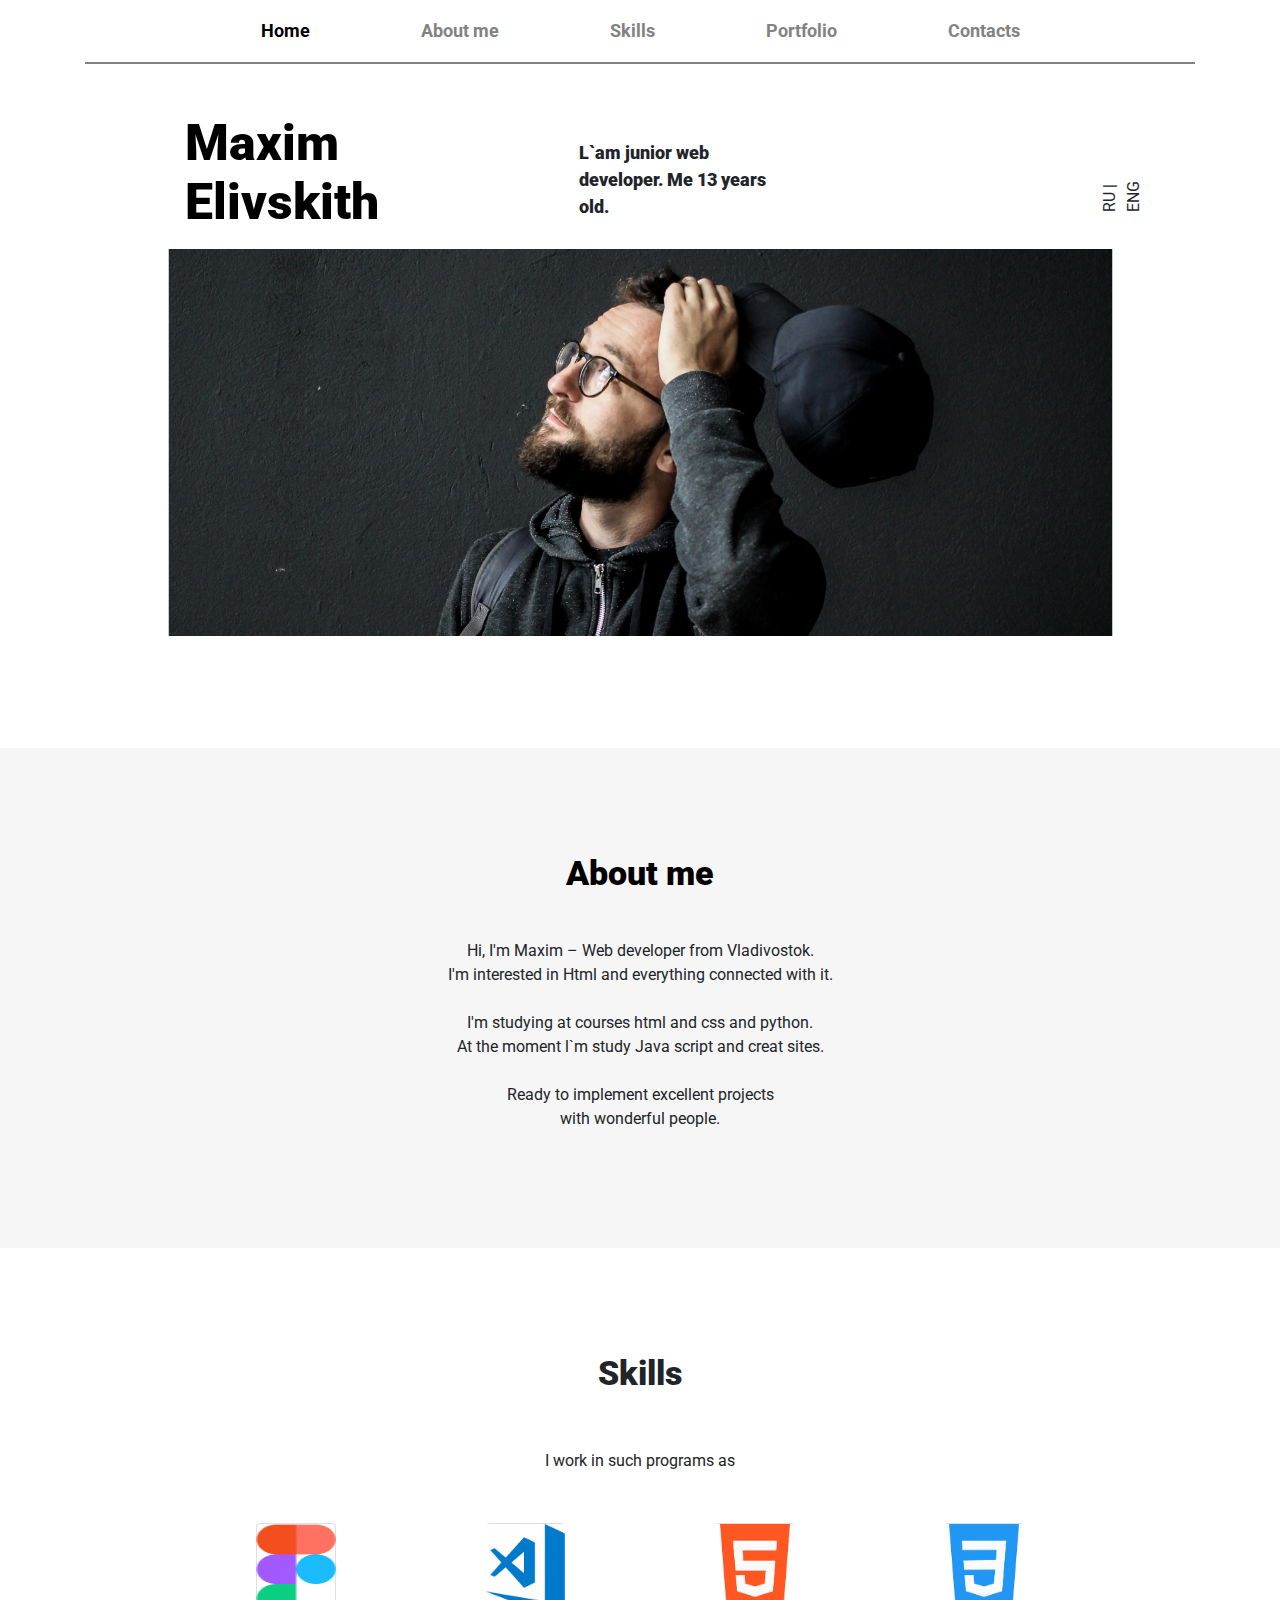
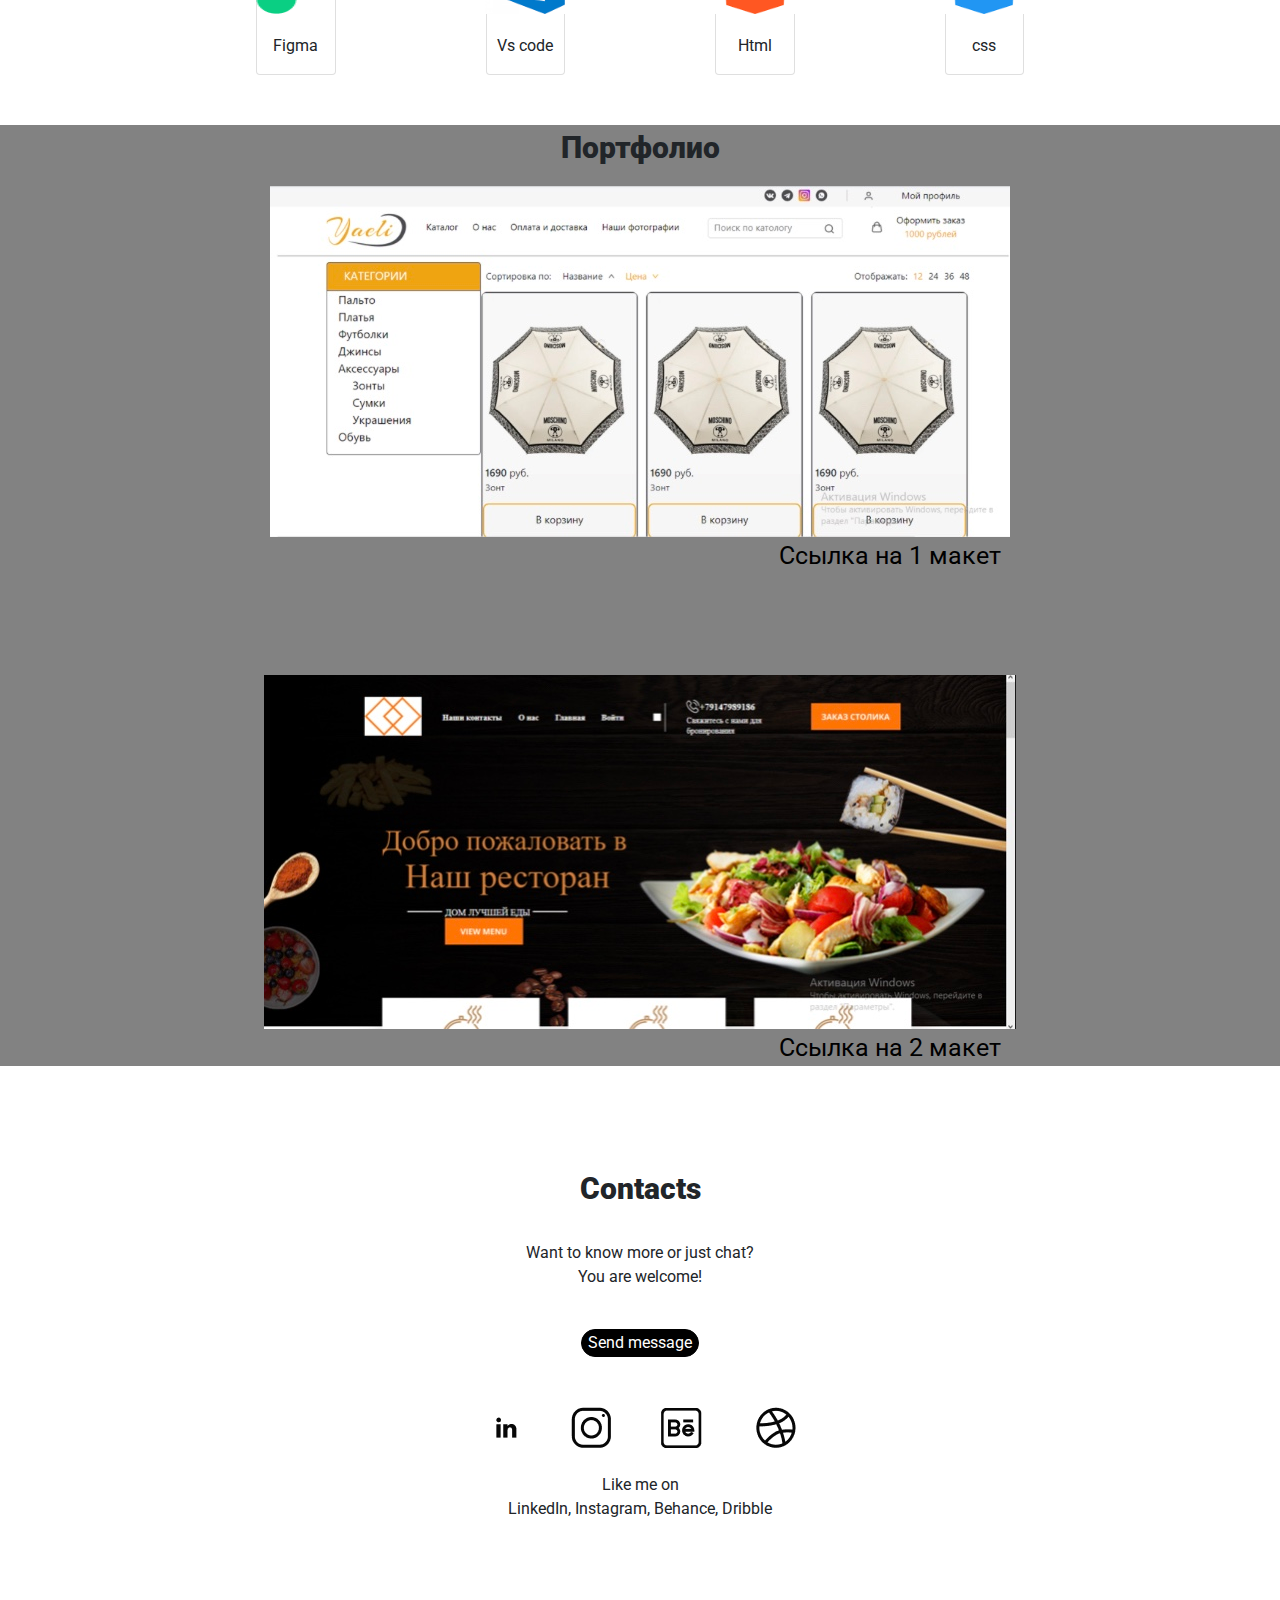
<file: index.html>
<!DOCTYPE html>
<html lang="en">
<head>
    <meta charset="UTF-8">
    <meta http-equiv="X-UA-Compatible" content="IE=edge">
    <meta name="viewport" content="width=device-width, initial-scale=1.0">
    <title>Portfolio</title>
    <link href="style.css" rel="stylesheet">
    <script src="https://cdn.jsdelivr.net/npm/bootstrap@5.2.0/dist/js/bootstrap.bundle.min.js"></script>
    <link href="bootstrap.css" rel="stylesheet">
    <Link href="responsive.css" rel="stylesheet">
</head>
<body>
<header>
    <div class="headerMenu">
      <div class="container">
        <div class=" d-flex headerMenu">
          <a href="/" style="color: black;">Home</a>
          <a href="/">About me</a>
          <a href="/">Skills</a>
          <a href="/">Portfolio</a>
          <a href="/">Contacts</a>
        </div>
       <div class="stickHeader"></div> 
      </div>
    </div>
</header>
<main>
  <!-- header -->
  <div class="contaier-fluid">
    <div class="container d-flex">
      <div class="mainHeader">
        <div class="nameMain">
          <p>Maxim<br>
          Elivskith</p>
        </div>
      </div>
      <div class="whoI">
        L`am junior web developer. Me 13 years old.
      </div>
      <div class="afterMainHeder">
        RU | ENG
      </div>
    </div>
    <div class="imgMainHeader contaier-fluid">
      <Img src="img/mainimghheader.png" alt="photo" class>
    </div>
  </div>
  <!-- main -->
    <div class="mainMain">
      <div class="textMainTitle">
              About me
      </div>
      <div class="textMainMain">
        Hi, I'm Maxim – Web developer from Vladivostok.<br>
        I'm interested in Html and everything connected with it.<br>
        <br>
        I'm studying at courses html and css and python.<br>
        At the moment l`m study Java script and creat sites.<br>
        <br>
        Ready to implement excellent projects<br>
        with wonderful people.
      </div>
    </div>
  <!-- footer  -->
  <div class="mainFooter">
      <div class="skills">Skills</div>
      <div class="workMainHeader">I work in such programs as</div>
      <div class="cardsMainHeader d-flex">
        <div class="card">
          <img src="img/Figma.png" alt="figma">
          <p>Figma</p>
        </div>
        <div class="card" style="margin-left: 150px;">
          <img src="img/vs code.png" alt="figma">
          <p>Vs code</p>
        </div>
        <div class="card" style="margin-left: 150px;">
          <img src="img/html.png" alt="figma">
          <p>Html</p>
        </div>
        <div class="card" style="margin-left: 150px;">
          <img src="img/css.png" alt="figma">
          <p>css</p>
        </div>
      </div>
  </div>
  <!-- portfolio -->
  <div class="container-fluid maket2">
    <div class="container maket">
      <p>Портфолио</p>
      <img src="img/maket.jpeg" alt="maket1" class="imgMaket">
    </div>
    <a href="second/site.html" target="_blank" class="maketHref">Ссылка на 1 макет</a>
    <div class="container maket">
      <img src="img/maket2.jpeg" alt="maket1" class="imgMaket" style="padding-top: 50px;">
    </div>
    <a href="first/base.html" target="_blank" class="maketHref"> Ссылка на 2 макет</a>
  </div>
</main>
<footer >
  <div class="footerTitle">
    Contacts
  </div>
  <div class="footerText">
    Want to know more or just chat? <br>
    You are welcome!
  </div>
  <button class="bttonFooter">
    Send message
  </button>
  <div class="cardSots flex-wrap-wrap">
    <div class="block">
      <img src="img/in.png" alt="in" class="block">
      <img src="img/insta.png" alt="insta" class="block">
    </div>
    <div class="block">
      <img src="img/be.png" alt="insta">
      <img src="img/ball.png" alt="insta">
    </div>
  </div>
  <div class="textFooter">
    Like me on<br>
    LinkedIn, Instagram, Behance, Dribble
  </div>
</footer>
</body>
</html>
</file>
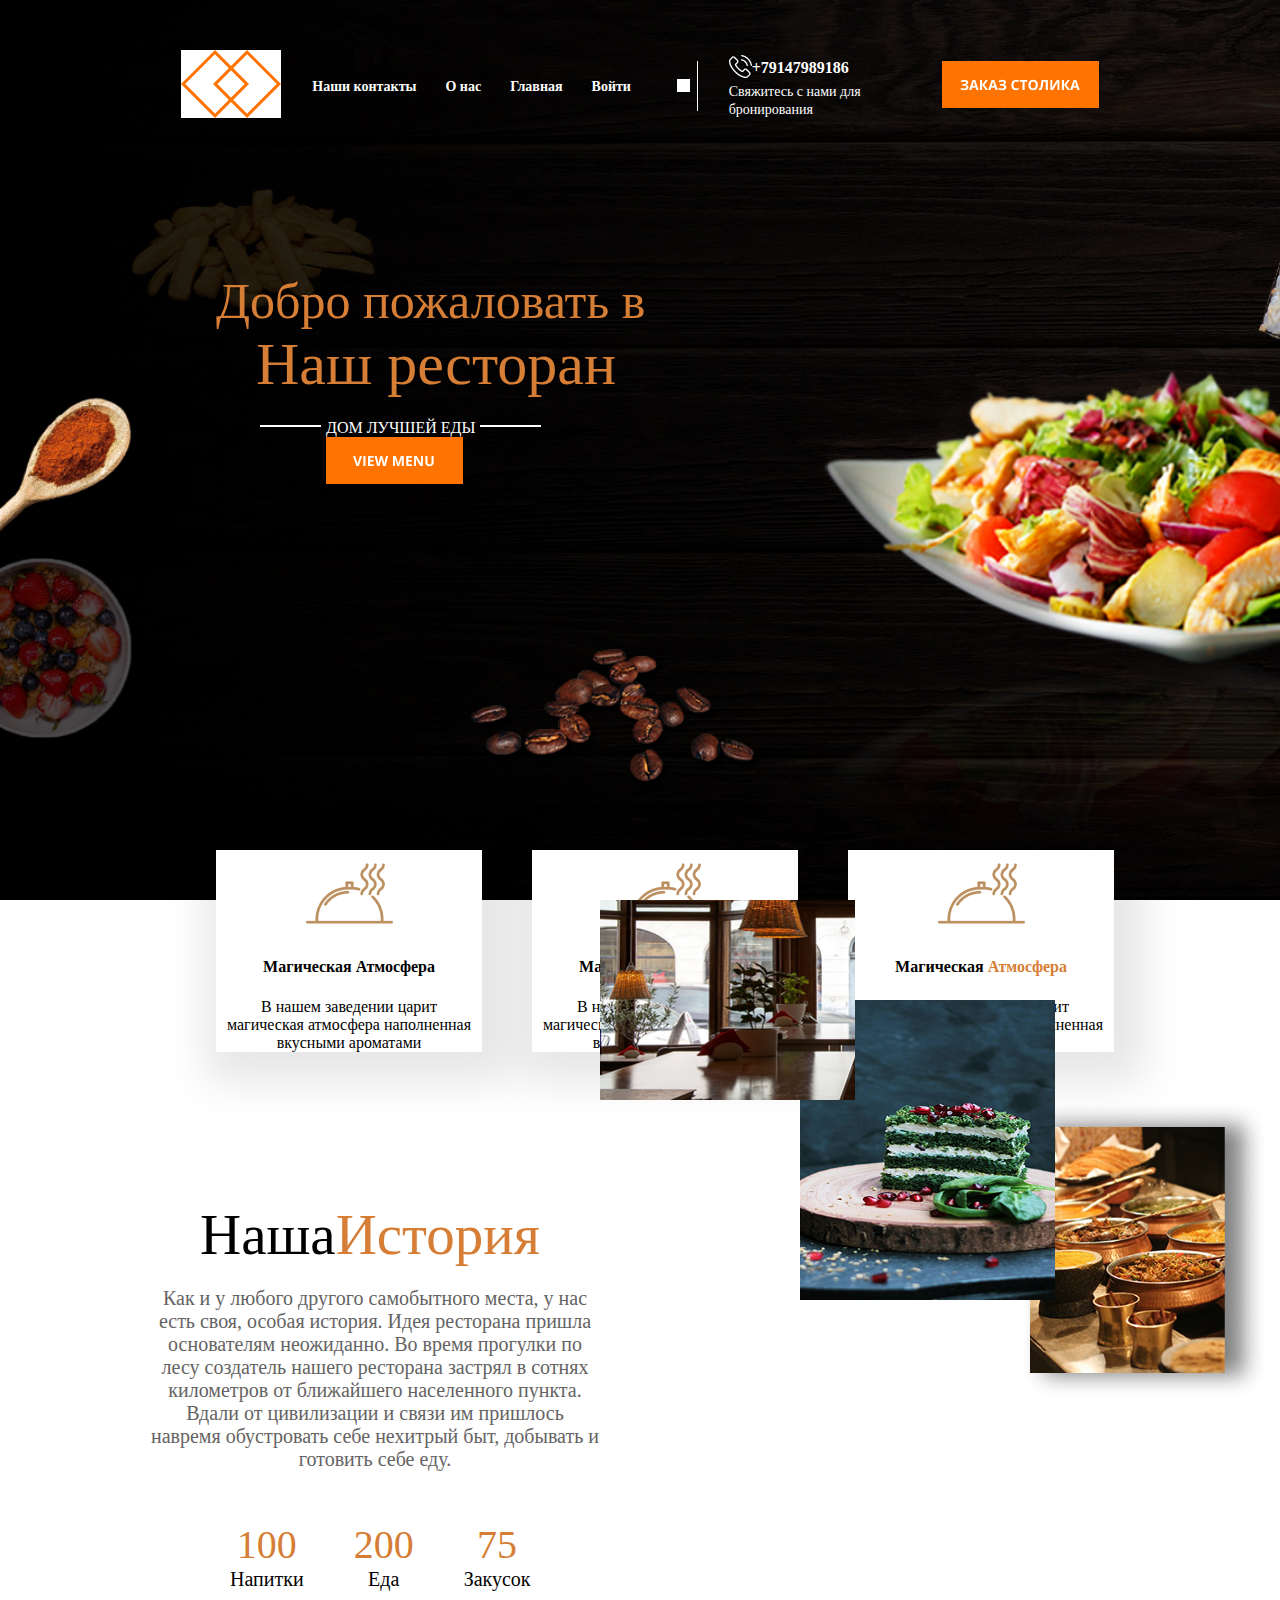
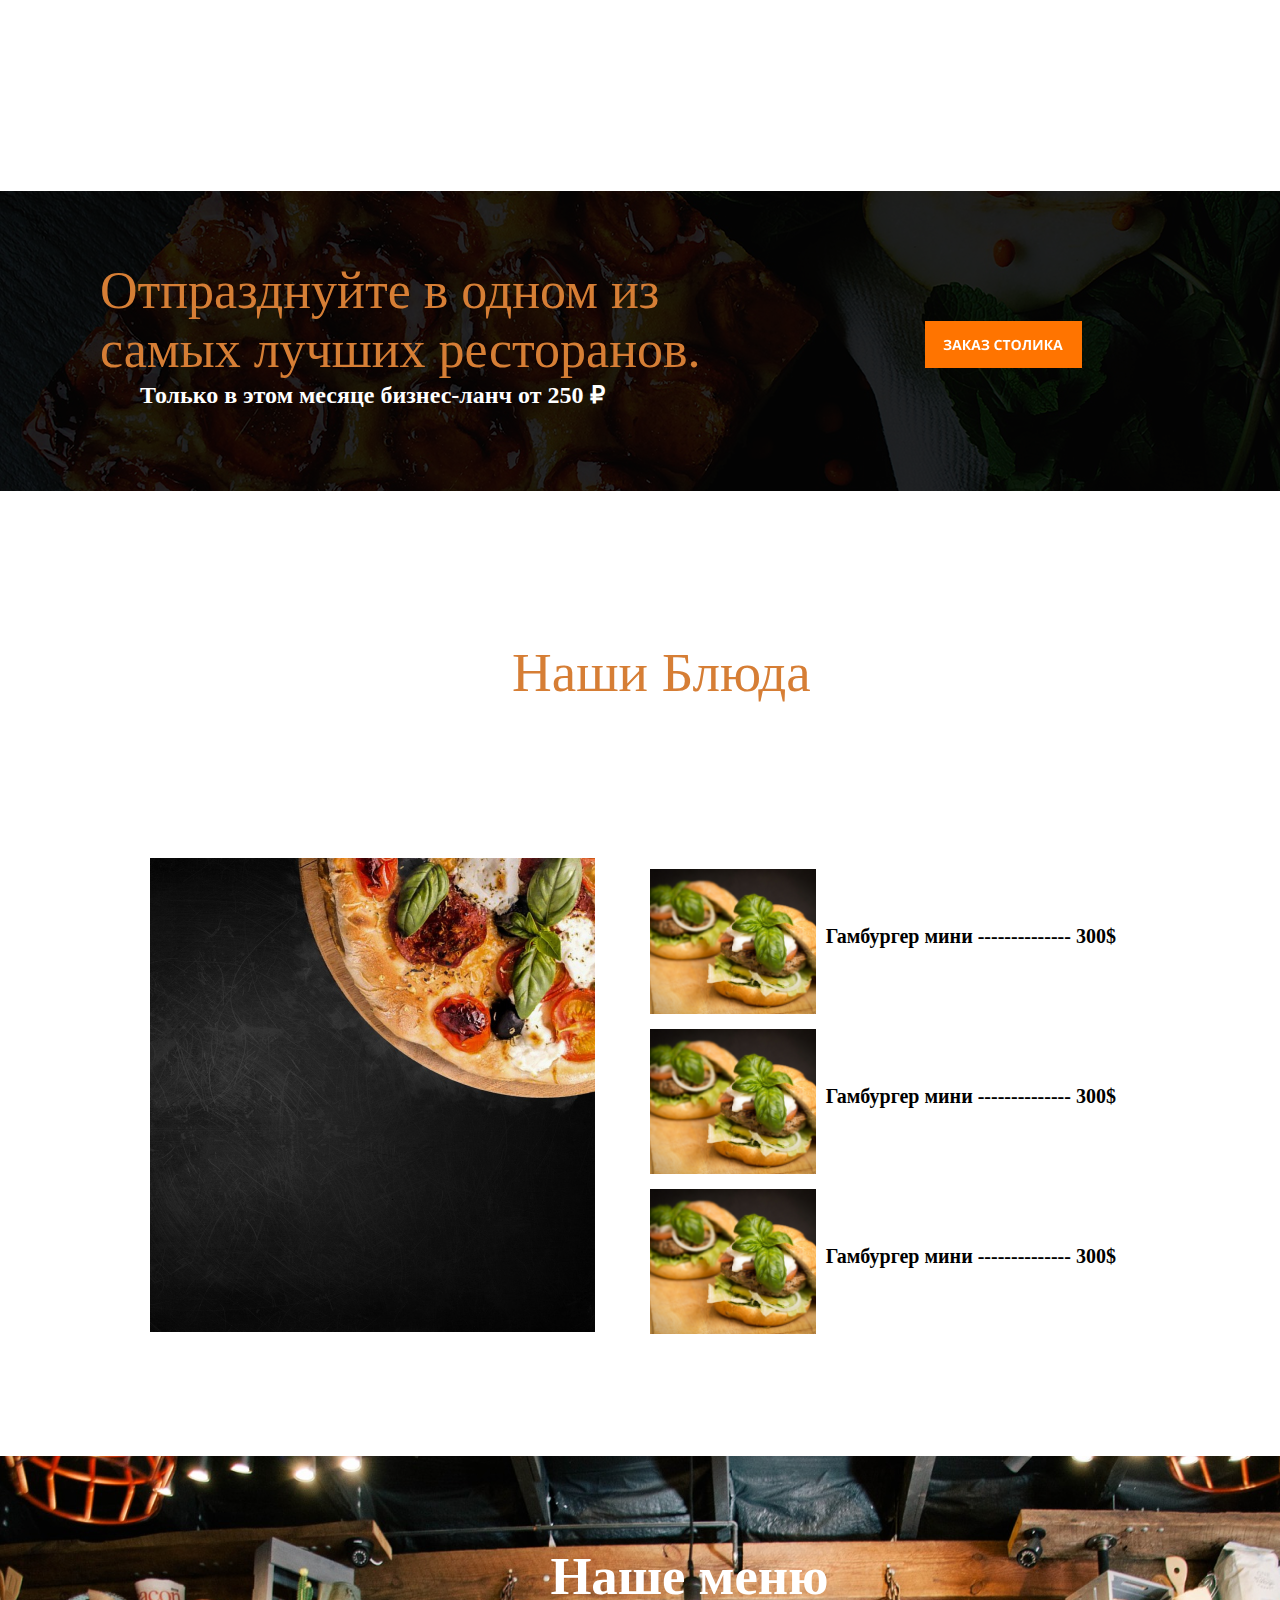
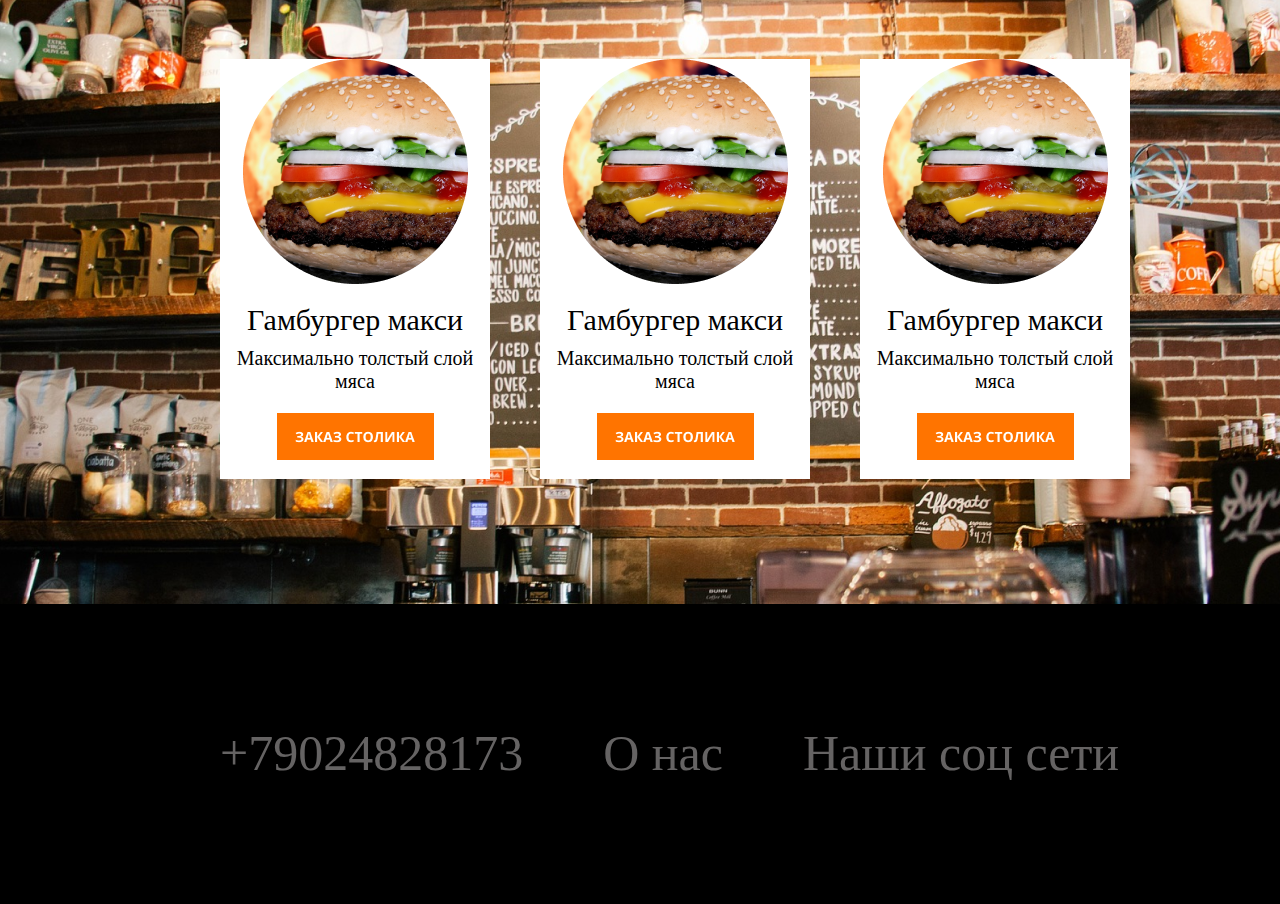
<file: first/base.html>
<!DOCTYPE html>
<html lang="en">
<head>
	<meta charset="UTF-8">
	<title>Ресторан</title>
    <link rel="stylesheet" href="style.css">
</head>
<body>
	<div class="header">
        <div class="conteiner">
            <div class="header-menu">
                <div class="conteiner-logo">
                    <img src='img/LOGO.png' alt="Логотип">
                </div>
                <div class="link">
                    <a class="link1" href="#">Наши контакты</a>
                    <a class="link1" href="/about">О нас</a>
                    <a class="link1" href="#">Главная</a>
                    <a class="link1" href="#">Войти</a>
                </div>
                <div class="cart">
                    <a href="@">
                        <img class='cart-img' src="img/cart.png" alt="cart">
                    </a>
                </div>
                    <div class="phone">
                        <div class="phone-holder">
                            <div class="phone-img">
                                <img src="img/phone.png">
                            </div>
                            <div class="phone-number">
                            <a href="#" class="phone-num">
                                +79147989186
                            </a></div>
                        </div>    
                    <div class="phone-text"><a href="#" class="phone-text2">Свяжитесь с нами для <br>бронирования</a></div>
                    </div>
                    <div class="order">
                    <div class="button">
                        <a href="@" class="btt"><img src="img/order.png" alt="кнопка для заказа столика"></a>
                    
                </div>
                </div>
            </div>
            <div class="header-down">
                <div class="header-title">
                Добро пожаловать в
                    <div class="our-restoran">
                        Наш ресторан
                    </div>
                </div>
                <div class="header-title2">
                    ДОМ ЛУЧШЕЙ ЕДЫ
                </div>
                <a class="open-menu">
                    <a href="@" class="open-menu2"><img  src="img/menu-open.png" alt="menu"></a>
                </div>
            </div>
        </div>
        <div class="conteiner">
            <div class="card-holder">
                <div class="card">
                    <div class="card1-img"><img src="img/cart1-img.png" alt="Карта"></div>
                    <div class="card1-title"><h4>Магическая Атмосфера</h4></div>
                    <div class="card1-text">В нашем заведении царит магическая атмосфера
                        наполненная вкусными ароматами</div>
                </div>
                <div class="card">
                    <div class="card1-img"><img src="img/cart1-img.png" alt="Карта"></div>
                    <div class="card1-title"><h4>Магическая Атмосфера</h4></div>
                    <div class="card1-text">В нашем заведении царит магическая атмосфера
                        наполненная вкусными ароматами</div>
                </div>
                <div class="card">
                    <div class="card1-img"><img src="img/cart1-img.png" alt="Карта"></div>
                    <div class="card1-title"><h4>Магическая <span>Атмосфера</span></h4></div>
                    <div class="card1-text">В нашем заведении царит магическая атмосфера
                        наполненная вкусными ароматами</div>
                </div>
            </div>
        </div>
    </div>
</div>
<div class="history">
    <div class="container">
        <div class="history-holder">
            <div class="history-span">
                <span><div class="history-title">
                    Наша  <span>История</span>
                </div>
                <div class="history-description">
                    Как и у любого другого самобытного места, у нас есть своя, особая история. Идея ресторана пришла основателям неожиданно. Во время прогулки по лесу создатель нашего ресторана застрял в сотнях километров от ближайшего населенного пункта. Вдали от цивилизации и связи им пришлось навремя обустровать себе нехитрый быт, добывать и готовить себе еду.
                </div>
                <div class="cart-history">
                    <div class="history-cart">
                        100 <span>Напитки</span>
                    </div>
                    <div class="history-cart">
                        200 <span>Еда</span>
                    </div>
                    <div class="history-cart">
                        75 <span>Закусок</span>
                    </div>
                </div></span>
            </div>
                <div class="history-img">
                    <img src="img/picture-left.png" alt="pictur1" class="history-img1">
                    <img src="img/picture-middle.png" alt="pictur2" class="history-img2">
                    <img src="img/picture-last.png" alt="pictur3" class="history-img3">
                </div>
        </div>
    </div>
</div>
<div class="block-main-black">
    <div class="container">
        <div class="block-main">
            <div class="block-left">
                <div class="left-title">
                    Отпразднуйте в одном из 
                    самых лучших ресторанов.
                </div>
                <div class="left-text">
                    Только в этом месяце бизнес-ланч от 250 ₽
                </div>
            </div>
            <div class="block-right">
                <a href="@" class="btt"><img src="img/order.png" alt="кнопка для заказа столика"></a>
            </div>
        </div>
    </div>
</div>
<div class="container">
    <div class="title-meal"><span>Наши Блюда</span></div>
</div>
<div class="meal-block">
    <div class="container-fluid">
        <div class="meal-flex">
            <div class="img-pizza"><img src="img/pizza.png" alt="pizza"></div>
        
            <div class="burgers-block">
                <div class="burger-item">
                    <img src="img/burger.png" alt="burger">
                    <div class="burger-text"><h4>Гамбургер мини -------------- 300$</h4></div>
                </div>
                <div  class="burger-item">
                    <img src="img/burger.png" alt="burger">
                    <div class="burger-text"><h4>Гамбургер мини -------------- 300$</h4></div>
                </div>
                <div  class="burger-item"> 
                    <img src="img/burger.png" alt="burger">
                    <div class="burger-text"><h4>Гамбургер мини -------------- 300$</h4></div>
                </div>
            </div>
        </div>
    </div>
</div>
<div class="our-meal">
    <div class="container-fluid">
        <div class="card-burger">
            <div class="title-meal2"><h3>Наше меню</h3></div>

                <div class="card1-burger">
                    <div class="cards-iatams2">
                        <img src="img/burger2.png" alt="burger">
                        <div class="card-burger-tite" style="font-size: 30px; padding-top: 15px;">
                            Гамбургер макси
                        </div>
                        <div class="card-burger-text" style="font-size:20px; padding-top: 10px;">
                            Максимально толстый слой мяса
                        </div>
                        <div class="buton-burger" style="padding-top: 20px;">
                            <img src="img/order.png" alt="button">
                        </div>
                    </div>
                    <div class="cards-iatams2">
                
                        <img src="img/burger2.png" alt="burger">
                        <div class="card-burger-tite" style="font-size: 30px; padding-top: 15px;">
                            Гамбургер макси
                        </div>
                        <div class="card-burger-text" style="font-size:20px; padding-top: 10px;">
                            Максимально толстый слой мяса
                        </div>
                        <div class="buton-burger" style="padding-top: 20px;">
                            <img src="img/order.png" alt="button">
                        </div>
                    </div>
                    <div class="cards-iatams2">
                        <img src="img/burger2.png" alt="burger">
                        <div class="card-burger-tite" style="font-size: 30px; padding-top: 15px;">
                            Гамбургер макси
                        </div>
                        <div class="card-burger-text" style="font-size:20px; padding-top: 10px;">
                            Максимально толстый слой мяса
                        </div>
                        <div class="buton-burger" style="padding-top: 20px;">
                            <img src="img/order.png" alt="button">
                       </div>
                    </div> 
                </div>
       </div>

    </div>
</div>
<div class="header-text-let">
    <div class="text-header">
        <div class="phone-number-header">+79024828173</div>
        <div class="about-header" style="margin-left: 80px;">О нас</div>
        <div class="network" style="margin-left: 80px;">Наши соц сети</div>
    </div>
</div>
</body>
</html>
</file>
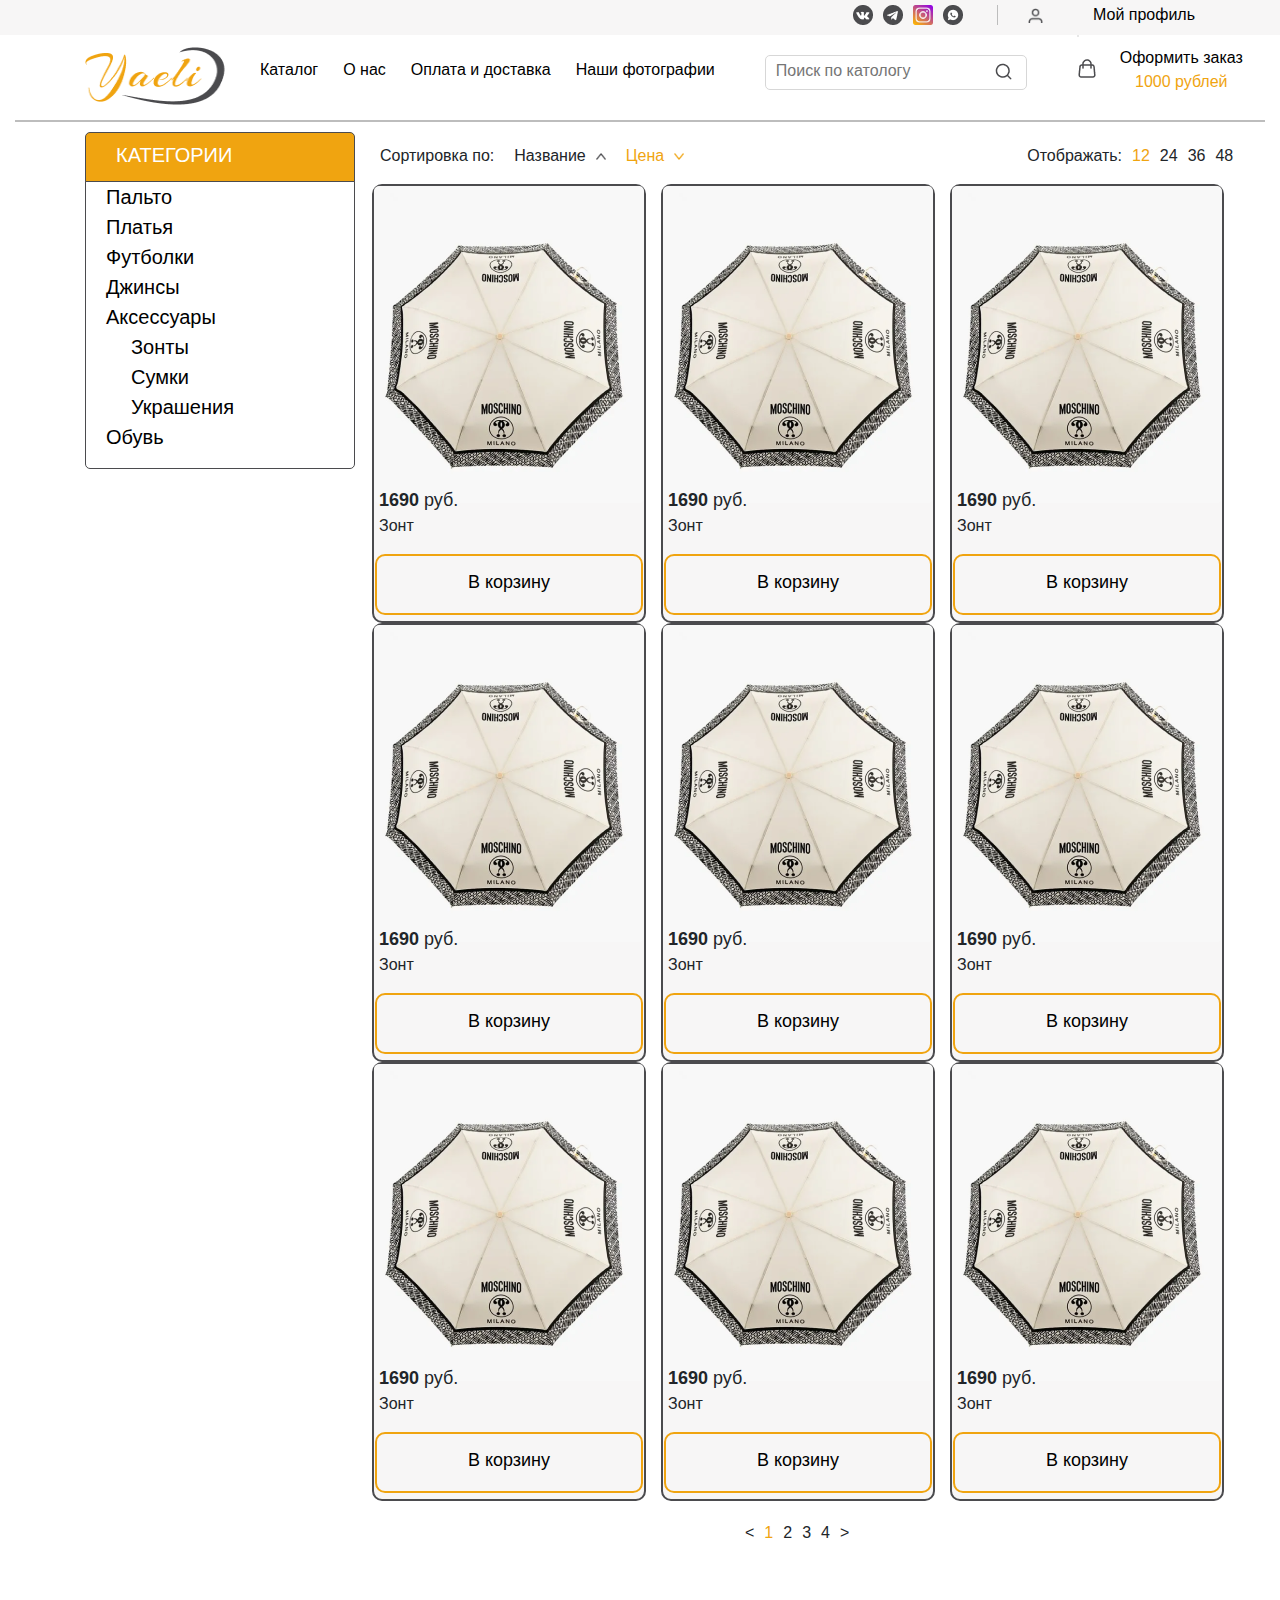
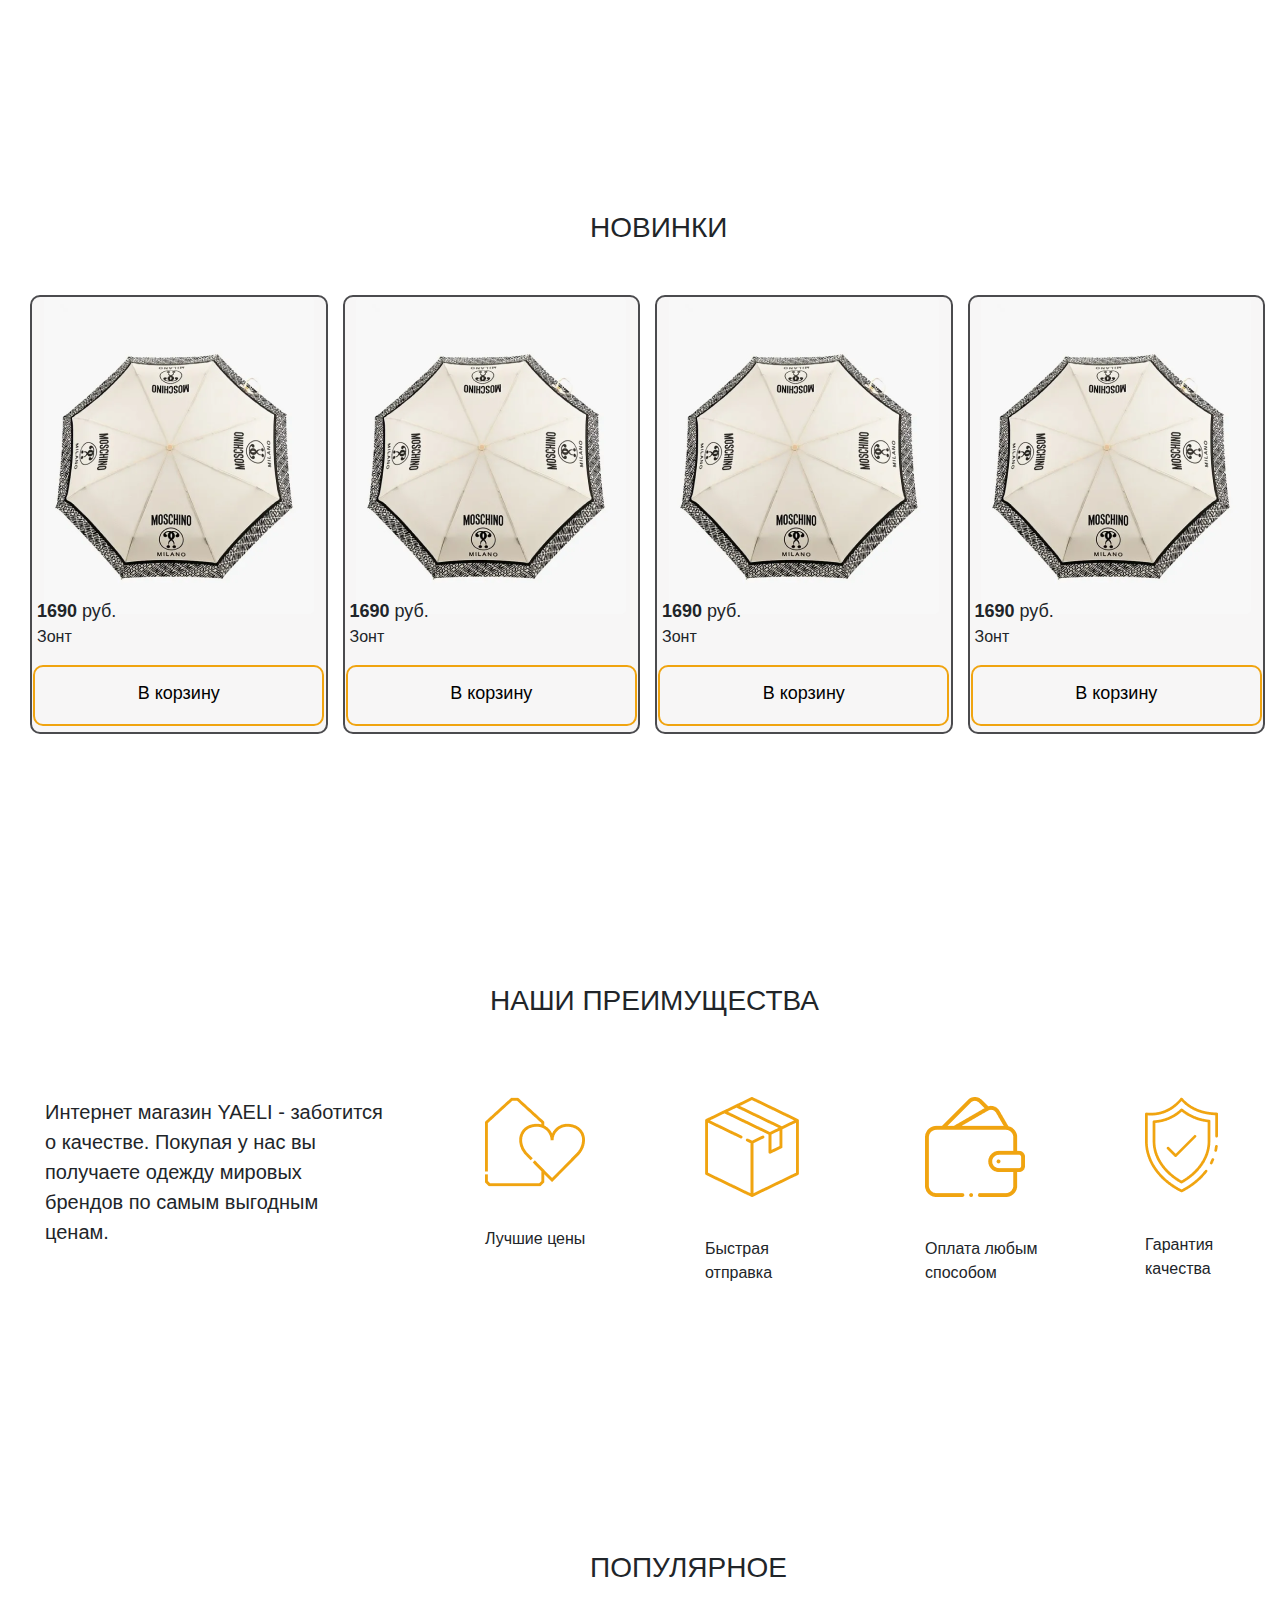
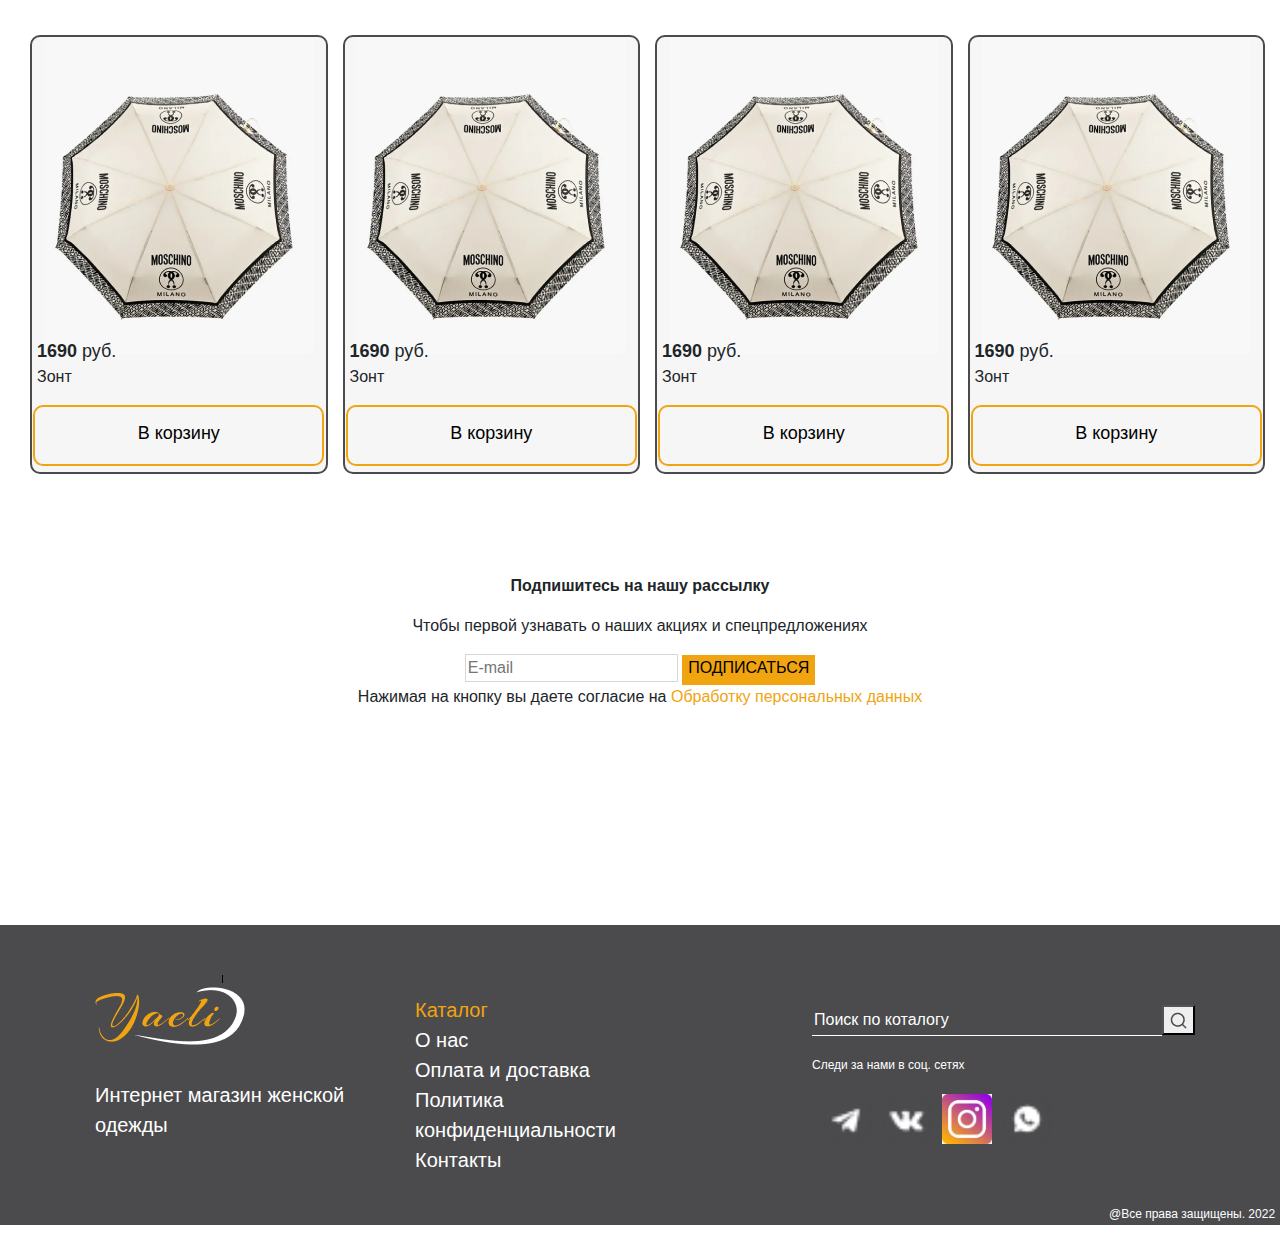
<file: second/site.html>
<!DOCTYPE html>
<html lang="en">
<head>
    <meta charset="UTF-8">
    <meta http-equiv="X-UA-Compatible" content="IE=edge">
    <meta name="viewport" content="width=device-width, initial-scale=1.0">
    <title>Магазин</title>
    <link href="bootstrap.css" rel="stylesheet">
    <link href="style.css" rel="stylesheet">
    <link href="responsive/layout.css" rel="stylesheet">
</head>
<body>
    <header>
        <div class="head-header container-fluid">
            <div class="container d-flex justify-content-end">
                <div class="icons-so d-flex" style="padding-top: 5px;">
                    <div class="vk" style="margin-right: 10px;"></div>
                    <div class="telegram" style="margin-right: 10px;"></div>
                    <div class="instagram" style="margin-right: 10px;"></div>
                    <div class="whatsapp" style="margin-right: 10px;"></div>
                    <div class="stick">
                        
                        <div class="stick1"></div>
                    </div>
                </div>
                <div class="profil d-flex">
                    <a href="@" class="d-flex">
                        <div class="profil-img"></div>
                        <nav class="profile-text-header "><a href="index.html" class="profile-text-header">Мой профиль</a> </nav>
                    </a>
                </div>
            </div>
        </div>
        <div class="container-fluid">
            <div class="container ">
                <div class="logo d-flex flex-wrap">
                    <a href="/">
                        <img src="img/logo2.png" style="width:150px; height: 75px;" alt="logo">
                    </a> 
                    <nav class="menu-header d-flex">
                        <a href="@" class="menu-href">Каталог</a>
                        <a href="@" class="menu-href">О нас</a>
                        <a href="@" class="menu-href">Оплата и доставка</a>
                        <a href="@" class="menu-href">Наши фотографии</a>
                    </nav>
                    <div class="d-flex align-itams-center mil">
                        <form method="get" name="search" action="@" class="button-header center2">
                            <input type="text" name="search" placeholder="Поиск по катологу" class="input11 center2">
                            <button class="center2">
                                <img src="img/button-header.png" alt="button">
                            </button>
                        </form>
                            <div class="ca center2">
                                <div class="card">
                                    <div class="bag-menu d-flex">
                                            <div class="img-bag">
                                                <img src="img/bag.png" alt="bag">
                                            </div>
                                            <div class="text-profile">
                                                <div class="text-price">
                                                    <a href="@" class=" text-price"> Оформить заказ</a>
                                                    <a href="@" class="color-orange text-price"> 1000 рублей</a>
                                                </div>
                                            </div>
                                    </div>
                                </div>
                            </div>
                    </div>
                </div>
            </div>
        </div>
    </header>
    <main class="container-fluid ">
        <div class="linia"></div>
        <section class="container">
            <nav class="cotigoris">
                <p class="CAT">КАТЕГОРИИ</p>
                <div class="href-main">
                    <ul>
                        <a href='@' target="_blank" class="href-main1 shape">Пальто</a><br>
                        <a href='@' target="_blank" class="href-main1 shape">Платья</a><br>
                        <a href='@' target="_blank" class="href-main1">Футболки</a><br>
                        <a href='@' target="_blank" class="href-main1">Джинсы</a><br>
                        <a href='@' target="_blank" class="href-main1">Аксессуары</a><br>
                        <a href="#" target="_blank" class="href-main1 action">Зонты</a><br>
                        <a href="#" target="_blank" class="href-main1 action">Сумки</a><br>
                        <a href="#" target="_blank" class="href-main1 action">Украшения</a> <br>                     
                        <a href="@" target="_blank" class="href-main1">Обувь</a><br>
                    </ul>
                </div>
            </nav>
        </section>
        <div class="main-header d-flex container">
            <div class="left-main-header d-flex ">
                    <p>Сортировка по:</p>
                    <p style="margin-left: 20px;">Название</p>
                    <img src="img/shape2.png" alt="name" style="width: 10px; height:7px ; margin-left: 10px;">
                    <p class="color-orange" style="margin-left: 20px;">Цена</p>
                    <img src="img/shape3.png" alt="name" style="width: 10px; height:7px; margin-left: 10px;">
            </div>
            <div class="right-main-header d-flex">
                <p>Отображать:</p>
                <P class="color-orange">12</P>
                <p>24</p>
                <p>36</p>
                <p>48</p>
                </p>
            </div>
        </div>
        <div class="boxes-container row">
            <div class="d-flex wrap">
                <div class="boxes ">
                    <img src="img/umbrella.png" alt="umbrella">
                    <p class="text" style="font-size:18px;"><span>1690</span> руб.</p>
                    <p class="text">Зонт</p>
                    <button>
                        <a href="@" target="_blank"><p>В корзину</p></a>
                    </button>
                </div>
                <div class="boxes box2">
                    <img src="img/umbrella.png" alt="umbrella">
                    <p class="text" style="font-size:18px;"><span>1690</span> руб.</p>
                    <p class="text">Зонт</p>
                    <button>
                        <a href="@" target="_blank"><p>В корзину</p></a>
                    </button>
                </div>
                <div class="boxes box3">
                    <img src="img/umbrella.png" alt="umbrella">
                    <p class="text" style="font-size:18px;"><span>1690</span> руб.</p>
                    <p class="text">Зонт</p>
                    <button>
                        <a href="@" target="_blank"><p>В корзину</p></a>
                    </button>
                </div>
            </div>
            <div class="d-flex wrap">
                <div class="boxes">
                    <img src="img/umbrella.png" alt="umbrella">
                    <p class="text" style="font-size:18px;"><span>1690</span> руб.</p>
                    <p class="text">Зонт</p>
                    <button>
                        <a href="@" target="_blank"><p>В корзину</p></a>
                    </button>
                </div>
                <div class="boxes box2">
                    <img src="img/umbrella.png" alt="umbrella">
                    <p class="text" style="font-size:18px;"><span>1690</span> руб.</p>
                    <p class="text">Зонт</p>
                    <button>
                        <a href="@" target="_blank"><p>В корзину</p></a>
                    </button>
                </div>
                <div class="boxes box3">
                    <img src="img/umbrella.png" alt="umbrella">
                    <p class="text" style="font-size:18px;"><span>1690</span> руб.</p>
                    <p class="text">Зонт</p>
                    <button>
                        <a href="@" target="_blank"><p>В корзину</p></a>
                    </button>
                </div>
            </div>
            <div class="d-flex wrap">
                <div class="boxes">
                    <img src="img/umbrella.png" alt="umbrella">
                    <p class="text" style="font-size:18px;"><span>1690</span> руб.</p>
                    <p class="text">Зонт</p>
                    <button>
                        <a href="@" target="_blank"><p>В корзину</p></a>
                    </button>
                </div>
                <div class="boxes box2">
                    <img src="img/umbrella.png" alt="umbrella">
                    <p class="text" style="font-size:18px;"><span>1690</span> руб.</p>
                    <p class="text">Зонт</p>
                    <button>
                        <a href="@" target="_blank"><p>В корзину</p></a>
                    </button>
                </div>
                <div class="boxes box3">
                    <img src="img/umbrella.png" alt="umbrella">
                    <p class="text" style="font-size:18px;"><span>1690</span> руб.</p>
                    <p class="text">Зонт</p>
                    <button>
                        <a href="@" target="_blank"><p>В корзину</p></a>
                    </button>
                </div>
            </div>
        </div>
        <div class="numbers-footer-main d-flex">
            <p><</p>
            <p class="color-orange">1</p>
            <P>2</P>
            <p>3</p>
            <p>4</p>
            <p>></p>
        </div>
        <div class="news-main">
            <h3>НОВИНКИ</h3>
            <div class="card-main d-flex">
                <div class="boxes box3">
                    <img src="img/umbrella.png" alt="umbrella">
                    <p class="text" style="font-size:18px;"><span>1690</span> руб.</p>
                    <p class="text">Зонт</p>
                    <button>
                        <a href="@" target="_blank"><p>В корзину</p></a>
                    </button>
                </div>
                <div class="boxes box3">
                    <img src="img/umbrella.png" alt="umbrella">
                    <p class="text" style="font-size:18px;"><span>1690</span> руб.</p>
                    <p class="text">Зонт</p>
                    <button>
                        <a href="@" target="_blank"><p>В корзину</p></a>
                    </button>
                </div>
                <div class="boxes box3">
                    <img src="img/umbrella.png" alt="umbrella">
                    <p class="text" style="font-size:18px;"><span>1690</span> руб.</p>
                    <p class="text">Зонт</p>
                    <button>
                        <a href="@" target="_blank"><p>В корзину</p></a>
                    </button>
                </div>
                <div class="boxes box3">
                    <img src="img/umbrella.png" alt="umbrella">
                    <p class="text" style="font-size:18px;"><span>1690</span> руб.</p>
                    <p class="text">Зонт</p>
                    <button>
                        <a href="@" target="_blank"><p>В корзину</p></a>
                    </button>
                </div>
            </div>
        </div>
        <div class="preimus">
            <h3>НАШИ ПРЕИМУЩЕСТВА</h3>
        </div>
        <div class="left-main-preimus d-flex">
            <div class="text-preimus-left">
                <P>Интернет магазин <stong>YAELI</stong> - заботится о качестве. Покупая у нас вы получаете одежду мировых брендов по самым выгодным ценам.</P>
            </div>
            <div class="right-preimus">
                <card>
                    <div class="card1-prem">
                        <img src="img/menu-preim1.png"/>
                        <p class="text-card1prem">Лучшие цены</p>
                    </div>
                </card>
            </div>
            <div class="right-preimus">
                <card>
                    <div class="card1-prem">
                        <img src="img/box.png"/>
                        <p class="text-card1prem">Быстрая отправка</p>
                    </div>
                </card>
            </div>
            <div class="right-preimus">
                <card>
                    <div class="card1-prem">
                        <img src="img/wallet.png"/>
                        <p class="text-card1prem">Оплата любым способом</p>
                    </div>
                </card>
            </div>
            <div class="right-preimus">
                <card>
                    <div class="card1-prem">
                        <img src="img/defend.png"/>
                        <p class="text-card1prem">Гарантия качества</p>
                    </div>
                </card>
            </div>
        </div>
        <div class="news-main">
            <h3>ПОПУЛЯРНОЕ</h3>
            <div class="card-main d-flex">
                <div class="boxes box3">
                    <img src="img/umbrella.png" alt="umbrella">
                    <p class="text" style="font-size:18px;"><span>1690</span> руб.</p>
                    <p class="text">Зонт</p>
                    <button>
                        <a href="@" target="_blank"><p>В корзину</p></a>
                    </button>
                </div>
                <div class="boxes box3">
                    <img src="img/umbrella.png" alt="umbrella">
                    <p class="text" style="font-size:18px;"><span>1690</span> руб.</p>
                    <p class="text">Зонт</p>
                    <button>
                        <a href="@" target="_blank"><p>В корзину</p></a>
                    </button>
                </div>
                <div class="boxes box3">
                    <img src="img/umbrella.png" alt="umbrella">
                    <p class="text" style="font-size:18px;"><span>1690</span> руб.</p>
                    <p class="text">Зонт</p>
                    <button>
                        <a href="@" target="_blank"><p>В корзину</p></a>
                    </button>
                </div>
                <div class="boxes box3">
                    <img src="img/umbrella.png" alt="umbrella">
                    <p class="text" style="font-size:18px;"><span>1690</span> руб.</p>
                    <p class="text">Зонт</p>
                    <button>
                        <a href="@" target="_blank"><p>В корзину</p></a>
                    </button>
                </div>
            </div>
            <div class="rassulka">
                <p><strong>Подпишитесь на нашу рассылку</strong></p>
                <p>Чтобы первой узнавать о наших акциях и спецпредложениях</p>
                <div class="input">
                    <input type="text" name="search" placeholder="E-mail">
                    <button>
                        <P>ПОДПИСАТЬСЯ</P>
                    </button>
                </div>
                <p>Нажимая на кнопку вы даете согласие на<span class="color-orange"> Обработку персональных данных</span></p>
            </div>
    </main>
    <footer>
        <div class="container-fluid ">
            <div class="container d-flex wrap">
                <div class="left-footer">
                    <div class="footer-left">
                        <img src="img/logo-white.png" alt="logo" class="logo-footer">
                        <div class="footer-left-text">
                            <p class="text-footer">Интернет магазин женской одежды</p>
                        </div>
                    </div>
                </div>
                <div class="middle-footer">
                    <ul>
                        <a href="@" class="footer-href color-orange" target="_blank">Каталог</a><br>
                        <a href="@" class="footer-href" target="_blank">О нас</a></br>
                        <a href="@" class="footer-href" target="_blank">Оплата и доставка</a></br>
                        <a href="@" class="footer-href" target="_blank">Политика конфиденциальности</a></br>
                        <a href="@" class="footer-href" target="_blank">Контакты</a></br>
                    </ul>
                </div>
                <div class="right-footer flex-wrap">
                    <form name="search" action="#" method="get" class="form-footer">
                       <div class="d-flex">
                            <input type="text" name="search" placeholder="Поиск по коталогу" class="input-footer">
                            <button>
                                <img src="img/button-header.png" alt="button" class="button-footer">
                            </button>
                       </div>
                    </form>
                    <div class="stick-footer"></div>
                    <div class="text-footer-right">
                        Следи за нами в соц. сетях
                    </div>
                    <div class="d-flex img-footer">
                        <img src="img/telegram.png" alt="telegram" style="width:50px; height: 50px">
                        <img src="img/Vk.png" alt="vk" style="width:50px; height: 50px">
                        <img src="img/insta.jpg" alt="insta" style="width:50px; height: 50px">
                        <img src="img/Whatsapp.png" alt="whatsapp"style="width:50px; height: 50px">
                    </div>
                </div>
                <div class="under">
                    <p>@Все права защищены. 2022</p>
                </div>
            </div>
        </div>
    </footer>
</body>
</html>
</file>
<file: style.css>
/*Шрифт робот*/
@import url('https://fonts.googleapis.com/css2?family=Roboto:wght@300&display=swap');
/*header*/
header .headerMenu a{
    font-family: 'Roboto';
    font-size: 18px;
    color: #828282;
    margin: 20px 5%;
    text-decoration: none;
    font-weight: bolder;
    line-height: 22px;
}
header .headerMenu a:hover{
    transform: scale(1.3,1.3);
    transition: all ease 1.5s;
}
.headerMenu{
    justify-content: center;
}
.stickHeader{
    border: #828282 1px solid;
    width: 100%;
}
*{
    margin: 0px;
    font-family: 'roboto';
}
/*main*/
main{
    margin-top: 50px;
}
.nameMain{
    font-size: 50px;
    font-weight: 900;
    line-height: 59px;
    color: black;
    margin-left: 40PX;
}
.nameMain br{
    margin-top: 50px;
}
.whoI{
    margin: 25px 18%;
    font-weight: 900;
    width: 210px;
    font-size: 18px;
}
.afterMainHeder{
    justify-content: end;
    transform: rotate(-90deg);
    margin-left: 150px;
}
.imgMainHeader img{
    max-width: 100%;
}
.imgMainHeader{
    height: 400px;
    align-items: center;
    justify-content: center;
    text-align: center;
}
.mainMain{
    background-color: #F6F6F6;
    height: 500px;
    margin-top: 100px;
    text-align: center;
}
.center{
    justify-content: center;
}
.textMainTitle{
    font-size: 34px;
    font-weight: 900;
    color: black;
    padding-top: 100px;
}
.textMainMain{
    margin-top: 40px;
}
.mainFooter{
    text-align: center;
}
.skills{
    font-size: 34px;
    font-weight: 900;
    padding-top: 100px;
}
.workMainHeader{
    margin-top: 50px;
}
.cardsMainHeader{
    margin: 50px 20%;
}
.card{
    align-items: center;
    width: 100px;
    border: none;
}
.card img{
    width: 80px;
    height: 90px;
}
.card p{
    margin-top: 20px;
}
footer{
    margin-top: 50px;
    height: 500px;
    text-align: center;
    align-items: center;
    justify-content: center;
}
.footerTitle{
    font-size: 30px;
    padding-top: 50px;
    font-weight: 900;
}
.footerText{
    padding-top: 30px;
}
.bttonFooter{
    text-decoration: none;
    border: black 1px solid;
    border-radius: 50px;
    background-color: black;
    color: white;
    margin-top: 40px;
}
 .cardSots{
    margin-top: 50px;
    justify-content: center;
    margin-left: -3%;
    display: flex;
} 
.cardSots img{
    padding-left: 50px;
}
.textFooter{
    margin-top: 25px;
}
.maket{
    margin-top: 50px;
    text-align: center;
    font-size: 30px;
    font-weight: 900;
}
.maket2{
    background-color: #828282;
    text-align: center;
}
.maketHref{
    color: black;
    text-decoration: none;
    text-align: center;
    font-size: 25px;
    margin-left: 40%;
}
.maketHref:HOVER{
    text-decoration: none;
    transition: all ease 1s;
    color: red;
}
footer{
    justify-content: center;
    text-align: center;
    align-items: center;
    display: block;
}
.block{
    display: wrap;
}
</file>
<file: responsive.css>
@media screen and (max-width:1400px){
    .nameMain{
        margin-left: 100px;
    }
}
@media screen and (max-width: 1200px){
    .imgMainHeader{
        width: 950px;
        margin: auto;
    }
    
    .whoI{
        margin: 25px 100px;
        font-weight: 900;
        width: 210px;
        font-size: 18px;
    }
}
@media screen and (max-width: 975px){
    .imgMainHeader img{
        width: 90%;
    }
    .maket img{
        width: 90%;
    }
}
@media screen and (max-width: 992px){
    .imgMainHeader{
        max-width: 100%;
    }
    .whoI{
        margin: auto;
        font-weight: 900;
        width: 210px;
        font-size: 18px;
    }
    .nameMain{
        margin-left: 10px;
    }
    
    
}
@media screen and (max-width: 768px){
    .cardsMainHeader {
        margin: 50px 10%;
    }
    .imgMainHeader img{
        padding-top: 5%;
    }
    .whoI {
        margin: 25px 7%;
        width: 373pX;
    }
    .afterMainHeder {
        margin-left: 85px;
    }

}
@media screen and (max-width: 576px){    
    .mainMain {
        margin-top: -100px;
    }
    .headerMenu *{
        font-size: 12px;
    }
    .cardSots{
        flex-wrap: wrap;
    }
    
}
</file>
<file: first/style.css>
body{
    margin: 0;
    font-family:'Open Sans' 
}
.conteiner{
    margin: 0px 166px;
}
.header{
    background-image: url(img/background.jpg);
    height: 100vh;
    background-repeat: no-repeat;
    background-size: cover;
}
.header-menu{
    padding-top: 50px;
    display: flex;
    align-items: center;
    justify-content: space-around;
}
.link1{
    color: #fff;
    text-decoration: none;
    font-weight: 700;
    font-size: 14px;
    margin-right: 25px; 
    transition: color 1s linear;
}
.link1:hover{
    color:red;
}
.cart{
    border-right:1px solid #FFFFFF;
    padding-right: 10px;
    position: relative;
    height: 50px;
}
.cart-img{
    position: absolute;
    top: 18px;
    right: 7px;
}
.phone-num{
    text-decoration: none;
    color:#fff;
    font-weight: 700;
}
.phone-text2{
    font-size: 14px;
    font-weight: 400px;
    color: #fff;
    text-decoration: none;
}
.phone-holder{
    display: flex;
    align-items: center;
}
.btt{
    margin-left: 50px;
}

.header-title{
    width:600px;
    font-size: 50px;
    color: #D67E35;
    margin-left: 50px;
    margin-top: 150px;
}
.our-restoran{
    font-size: 60px;
    margin-left: 40px;
}
.header-title2{
    margin-top: 20px;
    margin-left: 160px;
    color:#fff;
}

.header-title2::after{
    position: absolute;
    content: '';
    height: 2px;
    width: 61px;
    background-color: #fff;
    left: 480px;
    top: 425px;
}

.header-title2::before{
    position: absolute;
    content: '';
    height: 2px;
    width: 61px;
    background-color: #fff;
    left: 260px;
    top: 425px;
}
.open-menu2{
    margin-left: 160px;  
    margin-top: 600px;
    transition: color 1s linear;
}
.open-menu2:hover{
    color: red;
}

.card1-img{
    display: flex;
    justify-content: center;
}
.card1-title{
    display: flex;
    justify-content: center;
}
.card1-text{
    display: flex;
    justify-content: center;
    text-align: center;
}
.card{
    background-color: white;
    width: 300px;
    margin-left: 50px;
    padding: 0px 10px;
    align-items: center;
    margin-top: -50px;
    box-shadow: 10px 10px 40px 20px rgba(0, 0, 0, 0.1);
}
.card-holder{
    display: flex;
}
.card1-text span{
    color: red;
}

.card1-title span{
    color: #D67E35;
}
.history-title{
    font-size: 57px;
    margin-top: 150px;
    margin-left: 200px;
    display: flex;
}
.history-title span{
    color: #D67E35;
}
.history-description{
    margin-top: 20px;
    font-size: 20px;
    width: 450px;
    text-align: center;
    margin-left: 150px;
    color: #656363;
}
.cart-history{
    display: flex;
    font-size: 40px;
    margin-top: 50px;
    margin-left: 180px;
}
.cart-history span{
    display: block;
    font-size: 20px;
    color: black;
}

.history-cart{
    margin-left: 50px;
    text-align: center;
    color: #D67E35;
}
.history-span span{
    display: block;
}
.history-holder{
    display: flex;
}
.history-img2{
    position: absolute; 
    width: 255px;
    height: 300px;
    left: 800px;
    top: 1000px;
    background-image: url(img/picture-middle.png);
    background-size: cover;
    background-repeat: no-repeat;
}
.history-img1{
    position: absolute;
    width: 250px;
    height: 300px;
    left: 1019px;
    top: 1100px;
}

.history-img3{
    position: absolute;
    width: 255px;
    height: 200px;
    left: 600px;
    top: 900px;
}
.history{
    padding-bottom: 200px;
}
.block-main-black{
    background-image: url(img/background-main1.png);
    height: 300px;
    background-repeat: no-repeat;
    display: flex;
}
.left-title{
    font-weight: 400;
    font-size: 52px;
    color: #D67E35;
    width: 700px;
    height: 120px;
    padding-left: 100px;
    padding-top: 70px;
}
.left-text{
    font-weight: 700;
    font-size: 24px;
    color: #fff;
    padding-left: 140px;
}
.block-main{
    display: flex;
}
.block-right{
    padding-top: 130px;
    padding-left: 75px;
}
.title-meal span{
    color: #D67E35;
    text-align: center;
}
.title-meal{
    font-size: 55px;
    margin-top: 150px;
    margin-left: 40%;

}
.meal-block{
    margin-top: 150px;
    display: flex;
}
.img-pizza{
    width: 500px;
    height: 500px;
    margin-left: 150px;
}
.meal-flex{
    display: flex;
}
.burger-item{
    display: flex;
    margin-top: 15px;
    width: 500px;
    height: 145px;
}
.burger-text{
    padding-top: 30px;
    text-align: center;
    font-size: 20px;
    padding-left: 10px;
}
.our-meal{
    background-image: url(img/background-mea-3.png);
    width: 100%;
    height: 750px;
    margin-top: 100px;
    
}
.title-meal2{
    padding-top: 40px;
    padding-left: 43%;
    color: #fff;
    font-size: 45px;
}
.card1-burger{
    margin-left: 170px;
    color: black;
    align-items: center;
    text-align: center;
    display: flex;
}
.cards-iatams2{
    background-color: #fff;
    width: 270px;
    height: 420px;
    margin-left: 50px;
}
.header-text-let{
    background-color: black;
    width: 100%;
    height: 300px;
}
.text-header{
    display: flex;
    font-size: 50px;
    color: #656363;
    padding-left: 150px;
    padding-top: 120px;
    margin-left: 70px;
}
</file>
<file: second/style.css>
/* header */
.head-header{
    background-color: #F7F6F6;
    height: 35px;
}
.icons-so > div{
    width: 20px;
    height:20px;   
}
.vk{
    background-image: url(img/Vk.png) ;
    background-repeat: no-repeat;
    background-size: cover;
}
.telegram{
    background-image: url(img/telegram.png) ;
    background-repeat: no-repeat;
    background-size: cover;
}
.instagram{
    background-image: url(img/insta.jpg) ;
    background-repeat: no-repeat;
    background-size: cover;
}
.whatsapp{
    background-image: url(img/Whatsapp.png) ;
    background-repeat: no-repeat;
    background-size: cover;
}
.stick{
    border-right: 1px solid #BDBDBD;
    margin-left: 5px;
}
.profil{
    margin-left: 30px;
    margin-top: 3px;
}
.profil-img{
    width: 15px;
    height: 15px;
    background-image: url(img/profil.png);
    background-size: cover;
    background-repeat: no-repeat;
    margin-top: 5px;
    text-decoration: none;
}
.profile-text-header{
    text-decoration: none;
    color: black;
    margin-left: 25px;
}
.profile-text-header:hover{
    color: #F0A410;
    transition: 0.5s all ease;
    transform: scale(1.1,1.1);
    text-decoration: none; 
}


.menu-href{
    text-decoration: none;
    color: black;
    margin-left: 25px;
    margin-top: 23px;
}
.menu-href:hover{
    transform: scale(1.1,1.1);
    transition:0.5s all ease;
    color: #F0A410;
    text-decoration: none;
}
.logo form{
    padding: 2px 8px;
    border: 1px solid #D7D7D7;
    border-radius: 5px;
    margin: 20px 50px;
}
.logo form input{
    border: none;
    outline: none;
}
.button-header{
    padding-left: 40px;
}
.logo form button{
    background: none;
    border: none;
}
.img-bag{
    background-size: cover;
    padding-top: 20px;
    width: 30px;
    height: 30px;
}
.text-price{
    text-decoration: none;
    color: black;
    width: 140px;
    height: 20px;
    margin-top: 10px;
    margin-left: 10px;
}

.text-price:hover{
    color: #F0A410;
    transition: 2s all ease;
    transform: scale(1.1,1.1);
    text-decoration: none;
}
.bag-menu{
    width: 0px;
    height: 0px;
}
.text-profile{
    display: block;
    height: 20px;
    text-align: center;
}
.color-orange{
    color: #F0A410;
}

/* footer */
.left-footer{
    margin-left: 10px;
}
footer{
    background-color: #4B4B4E;
    height: 300px;
    width: 100%;
}
.logo-footer{
    padding-top: 50px;
}
.footer-left{
    width: 250px;
}
.text-footer{
    font-size: 20px;
    color: white;
    margin-top: 30px;
}
.middle-footer{
    padding-top: 70px;
    padding-left: 30px;
}
.footer-href{
    color: white;
    text-decoration: none;
    font-size: 20px;
    margin-top: 20px;
}
.color-orange{
    color: #F0A410;
}
.footer-href:hover{
    transform: scale(1.1,1.1);
    transition:0.5s all ease;
    color: #F0A410;
    text-decoration: none;
}
.input-footer{
    background: none;
    outline: none;
    border: none;
    width: 350px;
}
footer .right-footer form input,
footer .right-footer form input::placeholder{
    color: white;
}
.button-footer{
    background:none;
    outline: none;
    border: none;
}
.form-footer{
    padding-left: 170px;
    padding-top: 70px;
}
.stick-footer{
    background-color: white;
    margin-left: 170px;
    width: 350px;
    height: 1px;
}
.text-footer-right{
    color: white;
    margin-left:170px;
    font-size: 12px;
    margin-top: 20px;
}
.img-footer{
    margin-left: 170px;
    margin-top: 20px;
}
.img-footer img{
    margin-left: 10px;
}
.under{
    font-size: 12px;
    color: white;
    margin-top: 280px;
    margin-left: 80%;
    position: absolute;
}
.right-footer{
    margin-top: 10px;
}
/*main*/
main .cotigoris{
    width: 270px;
    border-radius: 2px;
}
.CAT{
    background-color: #F0A410;
    border-radius: 5px 5px 0px 0px;
    color: white;
    height: 50px;
    padding-top: 7px;
    padding-left: 30px;
    font-size: 20px;
    border: #4B4B4E solid 1px;
}
.linia{
    border: #BDBDBD 1px solid;
    width: 100%;
    margin: 10px 0px;
}
.href-main{
    display: block;
}
.action{
    color: black;
    text-decoration: none;
    padding-left: 25px;
}
.href-main1{
    text-decoration: none;
    color: black;
    margin-top: 15px;
    margin-left: -20px;
    font-size: 20px;
}
main .href-main{
    border: #4B4B4E 1px solid;
    border-radius: 0px 0px 5px 5px;
    margin-top: -17px;
    text-decoration: none;
}
.href-main1:hover{
    transition: 0.5s all ease;
    transform: scale(1.1,1.1);
    background-image: url(img/shape.png);
    background-repeat: no-repeat;
    color: #F0A410;
    text-decoration: none;
}
.main-header{
    margin-left: 350px;
    margin-top: -325px;
}
.menu-header2{
    margin-left: 20px;
}
.main-header .left-main-header img{
    margin-top: 9px;
}
.left-main-header >*:hover{
    transform: scale(1.1,1.1);
    transition: ease all 1s;
    color: #F0A410;
}
.right-main-header{
    margin-left: 30%;
}
.right-main-header >*{
    margin-left: 10px;
}
.right-main-header >*:hover{
    transform: scale(1.1,1.1);
    transition: all ease 1s;
}
main{
    display: inline-block;
}
footer{
    margin-top: 200px;
}
.boxes{
    width: 300px;
    margin-left: 40%;
    border: #4B4B4E 2px solid;
    text-align: center;
    border-radius:10px;
    background-color: #F7F6F6;
}
.boxes button{
    width: 99%;
    border-radius: 10px;
    border: #F0A410 solid 2px;
    margin-bottom: 6px;
    text-decoration: none;
    background-color: #F7F6F6;
}
.boxes button p{
    padding-top: 12px;
    text-decoration: none;
    color: black;
    font-size: 18px;
}
.boxes button:hover{
    transition: all ease 1s;
    background-color: #F0A410;
    text-decoration: none;
}
.boxes button p:hover{
    color: white;
    text-decoration: none;
    display: inline-block;
    transform: scale(1.1,1.1);
    transition: all ease 1s;
}
.text{
    text-align: start;
    padding-left: 5px;
}
.boxes span{
    font-weight: 600;
}
.boxes >p{
    margin-top: -16px;
}
.box2{
    margin-left: 15px;
}
.box3{
    margin-left: 15px;
}
.box4{
    position: absolute;
    margin-top: auto;
    margin-left: auto;
}
.numbers-footer-main{
    margin-left: 720px;
    margin-top: 20px;
}
.numbers-footer-main p{
    margin-left: 10px;
}
.news-main h3{
    margin-left: 46%;
    margin-top: 250px;
    margin-bottom: 50px;
}
.preimus h3{
    margin-left: 38%;
    margin-top: 250px;
    margin-bottom: 80px;
}
.text-preimus-left{
    width: 370px;
    margin-left: 30px;
}
.text-preimus-left{
    font-size: 20px;
    font-weight: 400px;
}
.right-preimus .card1-prem{
    width: 120px;
    margin-left: 100px;
}
.text-card1prem{
    padding-top: 40px;
}
.rassulka{
    text-align: center;
    margin-top: 100px;
}
.input input{
    border: #D7D7D7 solid 1px;
}
.input button{
    border: none;
    height: 30px;
    background-color: #F0A410;
}
</file>
<file: second/responsive/layout.css>
/*header*/
@media screen and (max-width: 1200px){
    .menu-href{
        text-decoration: none;
        color: black;
        margin-left: 12px;
        margin-top: 25px;
    }
}
@media screen and (max-width: 991px){
    .head-header{
        height: auto;
    }
    .menu-header{
        justify-content: end;
        margin-left: auto;
    }
    .mil form{
        width: auto; 
        margin-left: 150px;
    }
}
@media screen and (max-width: 768px){
    .menu-header{
        font-size: 13px;
    }
    .mil form{
        width: auto;
        margin-left: 30px;
    }
}
@media screen and (max-width: 480px){
    .logo{
        justify-content: center;
    }
    .menu-header{
        justify-content: center;
        margin-right: 30px;
        font-size: 14px;
    }
    .mil form{
        margin-left: -150px;
    }
}
/* footer */
@media screen and (max-width: 1200px){
    .input-footer{
        width: 300px;
    }
    .stick-footer{
        width: 300px;
    }
    .form-footer{
        padding-left: 50px;
    }
    .stick-footer{
        margin-left: 50px;
    }
    .text-footer-right{
        margin-left: 50px;
    }
    .img-footer{
        margin-left: 80px;
    }
}
@media screen and (max-width: 992px){
    .middle-footer{
    padding-left: 10px;
    }
    .footer-left{
        width: 200px;
    }
    .input-footer{
        width: 200px;
    }
    .stick-footer{
        width: 200px;
    }
    .text-footer-right{
        margin-left: 30px;
    }
    .form-footer{
        padding-left: 30px;
    }
    .stick-footer{
        margin-left: 30px;
    }
    .img-footer{
        margin-left: 20px;
    }
    .under{
        margin-top: 280px;
        margin-left:73%;

    }
}
@media screen and (max-width: 768px){
    .text-footer{
        font-size: 16px;
    }
    .footer-left{
        width: 150px;
    }
    .footer-href{
        font-size: 16px;
    }
    .footer-left{
        width: 150px;
    }
    .wrap{
        flex-wrap: wrap;
    }
    .logo-footer{
        padding-top: 40px;
    }
    .middle-footer{
        padding-top: 40px;
        padding-left: 30px;
    }
    .footer-href{
        font-size: 18px;
    }
    .right-footer form {
        padding-top: 10px;
        padding-left: 10px;
    }
    .stick-footer{
        background-color: white;
        margin-left:10px;
        width: 200px;
        height: 1px;
    }
    .text-footer-right{
        font-size: 14px;
        margin-top: 20px;
        margin-left: 20px;
    }
    .img-footer{
        margin-left: 280px;
        position: absolute;
        margin-top: -85px;
    }
}
/*main*/
@media screen and (max-width:1200px){ 
    .right-main-header{
        margin-left: 25%;
    }
}
@media screen and (max-width:992px){
    .boxes{
        width: 300px;
    }    
    .left-main-header{
        font-size: 18px;
    }
    .right-main-header{
        font-size: 18px;
        margin-left: 10px;
    }
    .right-main-header{
        margin-left: 50px;
        /* position: absolute; */
        margin-top: 50px;
    }
    .main-header{
        margin-left: 400px;
        margin-top: -250px;
    }
    .boxes{
        display: block;
        flex-wrap: wrap;
    }
    .href-main{
        margin-top: 400px;
    }
    .boxes-container{
        margin-top: 300px;
        margin-left: -250px;
    }
    footer{
        margin-top: 1600px;
    }

    
}
</file>
